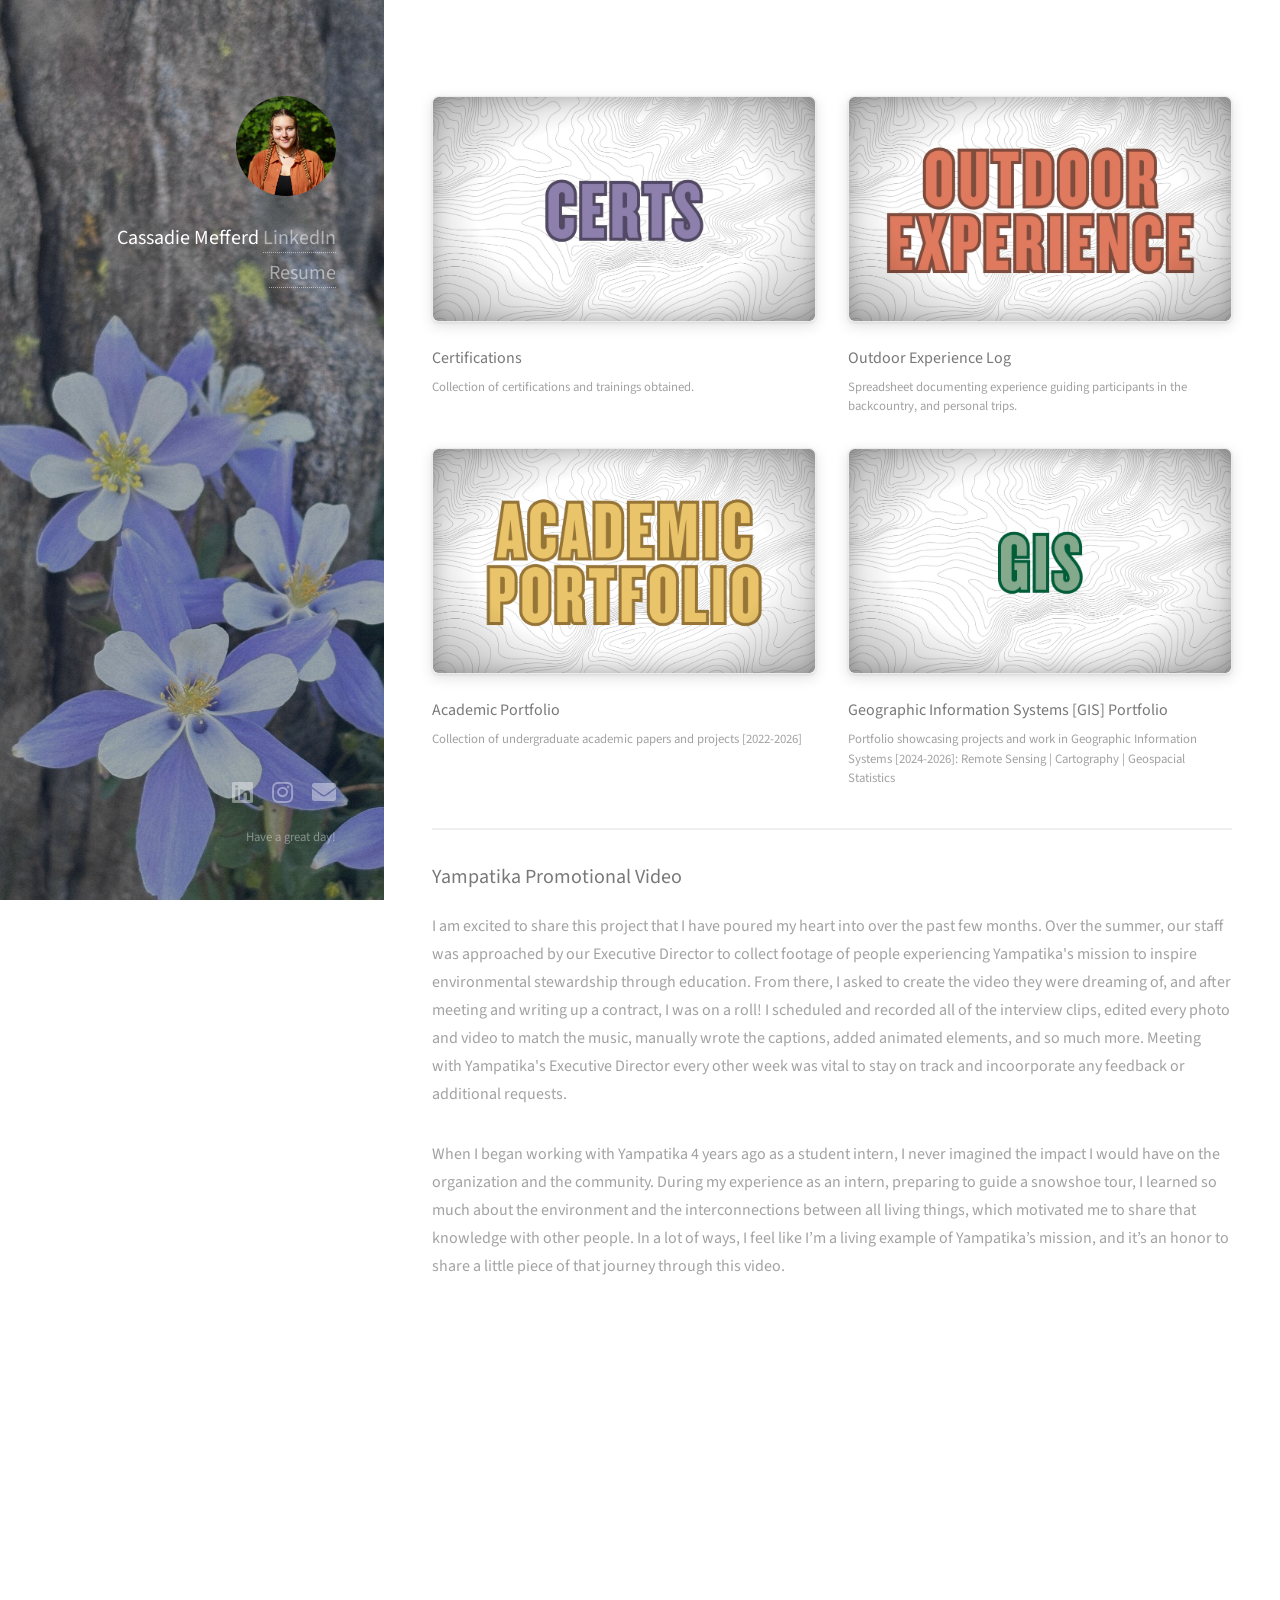
<file: index.html>
<!DOCTYPE HTML>
<!--
	Strata by HTML5 UP
	html5up.net | @ajlkn
	Free for personal and commercial use under the CCA 3.0 license (html5up.net/license)
-->
<html>
	<head>
		<title>Cassadie Mefferd</title>
		<meta charset="utf-8" />
		<meta name="viewport" content="width=device-width, initial-scale=1, user-scalable=no" />
		<link rel="stylesheet" href="assets/css/main.css" />
	</head>
	<body class="is-preload">

		<!-- Header -->
			<header id="header">
				<div class="inner">
					<a href="#" class="image avatar"><img src="images/avatar.jpg" alt="" /></a>
					<h1><strong>Cassadie Mefferd</strong><br />
					<a href="https://www.linkedin.com/in/cassadie-mefferd">LinkedIn</a><br />
					<a href="documents/Resume.pdf">Resume</a>
				</h1>
				</div>
			</header>

		<!-- Main -->
			<div id="main">

				<!-- Two -->
					<section id="two">
						<div class="row">
							<article class="col-6 col-12-xsmall work-item">
								<a href="certs.html" class="image fit thumb"><img src="images/thumbs/certs2.jpg" alt="" /></a>
								<h3>Certifications</h3>
								<p>Collection of certifications and trainings obtained.</p>
							</article>

							<article class="col-6 col-12-xsmall work-item">
								<a href="outdoor.html" class="image fit thumb"><img src="images/thumbs/out_exp.jpg" alt="" /></a>
								<h3>Outdoor Experience Log</h3>
								<p>Spreadsheet documenting experience guiding participants in the backcountry, and personal trips.</p>
							</article>

							<article class="col-6 col-12-xsmall work-item">
								<a href="academic.html" class="image fit thumb"><img src="images/thumbs/ac_port.png" alt="" /></a>
								<h3>Academic Portfolio</h3>
								<p>Collection of undergraduate academic papers and projects [2022-2026]</p>
							</article>

							<article class="col-6 col-12-xsmall work-item">
								<a href="gis.html" class="image fit thumb"><img src="images/thumbs/GIS_thumb.jpg" alt="" /></a>
								<h3>Geographic Information Systems [GIS] Portfolio</h3>
								<p>Portfolio showcasing projects and work in Geographic Information Systems [2024-2026]: Remote Sensing | Cartography | Geospacial Statistics</p>
							</article>
							
						</div>
						<hr class="portfolio-divider" />
						<h3>Yampatika Promotional Video</h3>
								<p>I am excited to share this project that I have poured my heart into over the past few months. Over the summer, our staff was approached by our Executive Director to collect footage of people experiencing Yampatika's mission to inspire environmental stewardship through education. From there, I asked to create the video they were dreaming of, and after meeting and writing up a contract, I was on a roll! I scheduled and recorded all of the interview clips, edited every photo and video to match the music, manually wrote the captions, added animated elements, and so much more. Meeting with Yampatika's Executive Director every other week was vital to stay on track and incoorporate any feedback or additional requests.</p>
															<p>When I began working with Yampatika 4 years ago as a student intern, I never imagined the impact I would have on the organization and the community. During my experience as an intern, preparing to guide a snowshoe tour, I learned so much about the environment and the interconnections between all living things, which motivated me to share that knowledge with other people. In a lot of ways, I feel like I’m a living example of Yampatika’s mission, and it’s an honor to share a little piece of that journey through this video.</p>

							</article>
<div class="responsive-video">
<iframe width="560" height="315" src="https://www.youtube.com/embed/1b9m-C-g9mg?si=MoBL-875jxoFHydP" title="YouTube video player" allow="accelerometer; autoplay; clipboard-write; encrypted-media; gyroscope; picture-in-picture; web-share" allowfullscreen style="border:0;"></iframe></div>
					</section>

				<!-- Four -->
				<!--
					<section id="four">
						<h2>Elements</h2>

						<section>
							<h4>Text</h4>
							<p>This is <b>bold</b> and this is <strong>strong</strong>. This is <i>italic</i> and this is <em>emphasized</em>.
							This is <sup>superscript</sup> text and this is <sub>subscript</sub> text.
							This is <u>underlined</u> and this is code: <code>for (;;) { ... }</code>. Finally, <a href="#">this is a link</a>.</p>
							<hr />
							<header>
								<h4>Heading with a Subtitle</h4>
								<p>Lorem ipsum dolor sit amet nullam id egestas urna aliquam</p>
							</header>
							<p>Nunc lacinia ante nunc ac lobortis. Interdum adipiscing gravida odio porttitor sem non mi integer non faucibus ornare mi ut ante amet placerat aliquet. Volutpat eu sed ante lacinia sapien lorem accumsan varius montes viverra nibh in adipiscing blandit tempus accumsan.</p>
							<header>
								<h5>Heading with a Subtitle</h5>
								<p>Lorem ipsum dolor sit amet nullam id egestas urna aliquam</p>
							</header>
							<p>Nunc lacinia ante nunc ac lobortis. Interdum adipiscing gravida odio porttitor sem non mi integer non faucibus ornare mi ut ante amet placerat aliquet. Volutpat eu sed ante lacinia sapien lorem accumsan varius montes viverra nibh in adipiscing blandit tempus accumsan.</p>
							<hr />
							<h2>Heading Level 2</h2>
							<h3>Heading Level 3</h3>
							<h4>Heading Level 4</h4>
							<h5>Heading Level 5</h5>
							<h6>Heading Level 6</h6>
							<hr />
							<h5>Blockquote</h5>
							<blockquote>Fringilla nisl. Donec accumsan interdum nisi, quis tincidunt felis sagittis eget tempus euismod. Vestibulum ante ipsum primis in faucibus vestibulum. Blandit adipiscing eu felis iaculis volutpat ac adipiscing accumsan faucibus. Vestibulum ante ipsum primis in faucibus lorem ipsum dolor sit amet nullam adipiscing eu felis.</blockquote>
							<h5>Preformatted</h5>
							<pre><code>i = 0;

while (!deck.isInOrder()) {
print 'Iteration ' + i;
deck.shuffle();
i++;
}

print 'It took ' + i + ' iterations to sort the deck.';</code></pre>
						</section>

						<section>
							<h4>Lists</h4>
							<div class="row">
								<div class="col-6 col-12-xsmall">
									<h5>Unordered</h5>
									<ul>
										<li>Dolor pulvinar etiam magna etiam.</li>
										<li>Sagittis adipiscing lorem eleifend.</li>
										<li>Felis enim feugiat dolore viverra.</li>
									</ul>
									<h5>Alternate</h5>
									<ul class="alt">
										<li>Dolor pulvinar etiam magna etiam.</li>
										<li>Sagittis adipiscing lorem eleifend.</li>
										<li>Felis enim feugiat dolore viverra.</li>
									</ul>
								</div>
								<div class="col-6 col-12-xsmall">
									<h5>Ordered</h5>
									<ol>
										<li>Dolor pulvinar etiam magna etiam.</li>
										<li>Etiam vel felis at lorem sed viverra.</li>
										<li>Felis enim feugiat dolore viverra.</li>
										<li>Dolor pulvinar etiam magna etiam.</li>
										<li>Etiam vel felis at lorem sed viverra.</li>
										<li>Felis enim feugiat dolore viverra.</li>
									</ol>
									<h5>Icons</h5>
									<ul class="icons">
										<li><a href="#" class="icon brands fa-twitter"><span class="label">Twitter</span></a></li>
										<li><a href="#" class="icon brands fa-facebook-f"><span class="label">Facebook</span></a></li>
										<li><a href="#" class="icon brands fa-instagram"><span class="label">Instagram</span></a></li>
										<li><a href="#" class="icon brands fa-github"><span class="label">Github</span></a></li>
										<li><a href="#" class="icon brands fa-dribbble"><span class="label">Dribbble</span></a></li>
										<li><a href="#" class="icon brands fa-tumblr"><span class="label">Tumblr</span></a></li>
									</ul>
								</div>
							</div>
							<h5>Actions</h5>
							<ul class="actions">
								<li><a href="#" class="button primary">Default</a></li>
								<li><a href="#" class="button">Default</a></li>
							</ul>
							<ul class="actions small">
								<li><a href="#" class="button primary small">Small</a></li>
								<li><a href="#" class="button small">Small</a></li>
							</ul>
							<div class="row">
								<div class="col-6 col-12-small">
									<ul class="actions stacked">
										<li><a href="#" class="button primary">Default</a></li>
										<li><a href="#" class="button">Default</a></li>
									</ul>
								</div>
								<div class="col-6 col-12-small">
									<ul class="actions stacked">
										<li><a href="#" class="button primary small">Small</a></li>
										<li><a href="#" class="button small">Small</a></li>
									</ul>
								</div>
								<div class="col-6 col-12-small">
									<ul class="actions stacked">
										<li><a href="#" class="button primary fit">Default</a></li>
										<li><a href="#" class="button fit">Default</a></li>
									</ul>
								</div>
								<div class="col-6 col-12-small">
									<ul class="actions stacked">
										<li><a href="#" class="button primary small fit">Small</a></li>
										<li><a href="#" class="button small fit">Small</a></li>
									</ul>
								</div>
							</div>
						</section>

						<section>
							<h4>Table</h4>
							<h5>Default</h5>
							<div class="table-wrapper">
								<table>
									<thead>
										<tr>
											<th>Name</th>
											<th>Description</th>
											<th>Price</th>
										</tr>
									</thead>
									<tbody>
										<tr>
											<td>Item One</td>
											<td>Ante turpis integer aliquet porttitor.</td>
											<td>29.99</td>
										</tr>
										<tr>
											<td>Item Two</td>
											<td>Vis ac commodo adipiscing arcu aliquet.</td>
											<td>19.99</td>
										</tr>
										<tr>
											<td>Item Three</td>
											<td> Morbi faucibus arcu accumsan lorem.</td>
											<td>29.99</td>
										</tr>
										<tr>
											<td>Item Four</td>
											<td>Vitae integer tempus condimentum.</td>
											<td>19.99</td>
										</tr>
										<tr>
											<td>Item Five</td>
											<td>Ante turpis integer aliquet porttitor.</td>
											<td>29.99</td>
										</tr>
									</tbody>
									<tfoot>
										<tr>
											<td colspan="2"></td>
											<td>100.00</td>
										</tr>
									</tfoot>
								</table>
							</div>

							<h5>Alternate</h5>
							<div class="table-wrapper">
								<table class="alt">
									<thead>
										<tr>
											<th>Name</th>
											<th>Description</th>
											<th>Price</th>
										</tr>
									</thead>
									<tbody>
										<tr>
											<td>Item One</td>
											<td>Ante turpis integer aliquet porttitor.</td>
											<td>29.99</td>
										</tr>
										<tr>
											<td>Item Two</td>
											<td>Vis ac commodo adipiscing arcu aliquet.</td>
											<td>19.99</td>
										</tr>
										<tr>
											<td>Item Three</td>
											<td> Morbi faucibus arcu accumsan lorem.</td>
											<td>29.99</td>
										</tr>
										<tr>
											<td>Item Four</td>
											<td>Vitae integer tempus condimentum.</td>
											<td>19.99</td>
										</tr>
										<tr>
											<td>Item Five</td>
											<td>Ante turpis integer aliquet porttitor.</td>
											<td>29.99</td>
										</tr>
									</tbody>
									<tfoot>
										<tr>
											<td colspan="2"></td>
											<td>100.00</td>
										</tr>
									</tfoot>
								</table>
							</div>
						</section>

						<section>
							<h4>Buttons</h4>
							<ul class="actions">
								<li><a href="#" class="button primary">Primary</a></li>
								<li><a href="#" class="button">Default</a></li>
							</ul>
							<ul class="actions">
								<li><a href="#" class="button large">Large</a></li>
								<li><a href="#" class="button">Default</a></li>
								<li><a href="#" class="button small">Small</a></li>
							</ul>
							<ul class="actions fit">
								<li><a href="#" class="button primary fit">Fit</a></li>
								<li><a href="#" class="button fit">Fit</a></li>
							</ul>
							<ul class="actions fit small">
								<li><a href="#" class="button primary fit small">Fit + Small</a></li>
								<li><a href="#" class="button fit small">Fit + Small</a></li>
							</ul>
							<ul class="actions">
								<li><a href="#" class="button primary icon solid fa-download">Icon</a></li>
								<li><a href="#" class="button icon solid fa-download">Icon</a></li>
							</ul>
							<ul class="actions">
								<li><span class="button primary disabled">Primary</span></li>
								<li><span class="button disabled">Default</span></li>
							</ul>
						</section>

						<section>
							<h4>Form</h4>
							<form method="post" action="#">
								<div class="row gtr-uniform gtr-50">
									<div class="col-6 col-12-xsmall">
										<input type="text" name="demo-name" id="demo-name" value="" placeholder="Name" />
									</div>
									<div class="col-6 col-12-xsmall">
										<input type="email" name="demo-email" id="demo-email" value="" placeholder="Email" />
									</div>
									<div class="col-12">
										<select name="demo-category" id="demo-category">
											<option value="">- Category -</option>
											<option value="1">Manufacturing</option>
											<option value="1">Shipping</option>
											<option value="1">Administration</option>
											<option value="1">Human Resources</option>
										</select>
									</div>
									<div class="col-4 col-12-small">
										<input type="radio" id="demo-priority-low" name="demo-priority" checked>
										<label for="demo-priority-low">Low Priority</label>
									</div>
									<div class="col-4 col-12-small">
										<input type="radio" id="demo-priority-normal" name="demo-priority">
										<label for="demo-priority-normal">Normal Priority</label>
									</div>
									<div class="col-4 col-12-small">
										<input type="radio" id="demo-priority-high" name="demo-priority">
										<label for="demo-priority-high">High Priority</label>
									</div>
									<div class="col-6 col-12-small">
										<input type="checkbox" id="demo-copy" name="demo-copy">
										<label for="demo-copy">Email me a copy of this message</label>
									</div>
									<div class="col-6 col-12-small">
										<input type="checkbox" id="demo-human" name="demo-human" checked>
										<label for="demo-human">I am a human and not a robot</label>
									</div>
									<div class="col-12">
										<textarea name="demo-message" id="demo-message" placeholder="Enter your message" rows="6"></textarea>
									</div>
									<div class="col-12">
										<ul class="actions">
											<li><input type="submit" value="Send Message" class="primary" /></li>
											<li><input type="reset" value="Reset" /></li>
										</ul>
									</div>
								</div>
							</form>
						</section>

						<section>
							<h4>Image</h4>
							<h5>Fit</h5>
							<div class="box alt">
								<div class="row gtr-50 gtr-uniform">
									<div class="col-12"><span class="image fit"><img src="images/fulls/05.jpg" alt="" /></span></div>
									<div class="col-4"><span class="image fit"><img src="images/thumbs/01.jpg" alt="" /></span></div>
									<div class="col-4"><span class="image fit"><img src="images/thumbs/02.jpg" alt="" /></span></div>
									<div class="col-4"><span class="image fit"><img src="images/thumbs/03.jpg" alt="" /></span></div>
									<div class="col-4"><span class="image fit"><img src="images/thumbs/04.jpg" alt="" /></span></div>
									<div class="col-4"><span class="image fit"><img src="images/thumbs/05.jpg" alt="" /></span></div>
									<div class="col-4"><span class="image fit"><img src="images/thumbs/06.jpg" alt="" /></span></div>
									<div class="col-4"><span class="image fit"><img src="images/thumbs/03.jpg" alt="" /></span></div>
									<div class="col-4"><span class="image fit"><img src="images/thumbs/02.jpg" alt="" /></span></div>
									<div class="col-4"><span class="image fit"><img src="images/thumbs/01.jpg" alt="" /></span></div>
								</div>
							</div>
							<h5>Left &amp; Right</h5>
							<p><span class="image left"><img src="images/avatar.jpg" alt="" /></span>Fringilla nisl. Donec accumsan interdum nisi, quis tincidunt felis sagittis eget. tempus euismod. Vestibulum ante ipsum primis in faucibus vestibulum. Blandit adipiscing eu felis iaculis volutpat ac adipiscing accumsan eu faucibus. Integer ac pellentesque praesent tincidunt felis sagittis eget. tempus euismod. Vestibulum ante ipsum primis in faucibus vestibulum. Blandit adipiscing eu felis iaculis volutpat ac adipiscing accumsan eu faucibus. Integer ac pellentesque praesent. Donec accumsan interdum nisi, quis tincidunt felis sagittis eget. tempus euismod. Vestibulum ante ipsum primis in faucibus vestibulum. Blandit adipiscing eu felis iaculis volutpat ac adipiscing accumsan eu faucibus. Integer ac pellentesque praesent tincidunt felis sagittis eget. tempus euismod. Vestibulum ante ipsum primis in faucibus vestibulum. Blandit adipiscing eu felis iaculis volutpat ac adipiscing accumsan eu faucibus. Integer ac pellentesque praesent.</p>
							<p><span class="image right"><img src="images/avatar.jpg" alt="" /></span>Fringilla nisl. Donec accumsan interdum nisi, quis tincidunt felis sagittis eget. tempus euismod. Vestibulum ante ipsum primis in faucibus vestibulum. Blandit adipiscing eu felis iaculis volutpat ac adipiscing accumsan eu faucibus. Integer ac pellentesque praesent tincidunt felis sagittis eget. tempus euismod. Vestibulum ante ipsum primis in faucibus vestibulum. Blandit adipiscing eu felis iaculis volutpat ac adipiscing accumsan eu faucibus. Integer ac pellentesque praesent. Donec accumsan interdum nisi, quis tincidunt felis sagittis eget. tempus euismod. Vestibulum ante ipsum primis in faucibus vestibulum. Blandit adipiscing eu felis iaculis volutpat ac adipiscing accumsan eu faucibus. Integer ac pellentesque praesent tincidunt felis sagittis eget. tempus euismod. Vestibulum ante ipsum primis in faucibus vestibulum. Blandit adipiscing eu felis iaculis volutpat ac adipiscing accumsan eu faucibus. Integer ac pellentesque praesent.</p>
						</section>

					</section>
				-->

			</div>

		<!-- Footer -->
			<footer id="footer">
				<div class="inner">
					<ul class="icons">
						<li><a href="https://www.linkedin.com/in/cassadie-mefferd" class="icon brands fa-linkedin"><span class="label">LinkedIn</span></a></li>
						<li><a href="https://www.instagram.com/cassadieskye" class="icon brands fa-instagram"><span class="label">Instagram</span></a></li>
						<li><a href="mailto:cassadieskye@gmail.com" class="icon solid fa-envelope"><span class="label">Email</span></a></li>
					</ul>
					<ul class="copyright">
						<li> Have a great day!</li>
					</ul>
				</div>
			</footer>

		<!-- Scripts -->
			<script src="assets/js/jquery.min.js"></script>
			<script src="assets/js/browser.min.js"></script>
			<script src="assets/js/breakpoints.min.js"></script>
			<script src="assets/js/util.js"></script>
			<script src="assets/js/main.js"></script>

	</body>
</html>
</file>
<file: assets/css/main.css>
@import url("fontawesome-all.min.css");
@import url("https://fonts.googleapis.com/css?family=Source+Sans+Pro:400,400italic");

/*
	Strata by HTML5 UP
	html5up.net | @ajlkn
	Free for personal and commercial use under the CCA 3.0 license (html5up.net/license)
*/

html, body, div, span, applet, object,
iframe, h1, h2, h3, h4, h5, h6, p, blockquote,
pre, a, abbr, acronym, address, big, cite,
code, del, dfn, em, img, ins, kbd, q, s, samp,
small, strike, strong, sub, sup, tt, var, b,
u, i, center, dl, dt, dd, ol, ul, li, fieldset,
form, label, legend, table, caption, tbody,
tfoot, thead, tr, th, td, article, aside,
canvas, details, embed, figure, figcaption,
footer, header, hgroup, menu, nav, output, ruby,
section, summary, time, mark, audio, video {
	margin: 0;
	padding: 0;
	border: 0;
	font-size: 100%;
	font: inherit;
	vertical-align: baseline;}

article, aside, details, figcaption, figure,
footer, header, hgroup, menu, nav, section {
	display: block;}

body {
	line-height: 1;
}

ol, ul {
	list-style: none;
}

blockquote, q {
	quotes: none;
}

	blockquote:before, blockquote:after, q:before, q:after {
		content: '';
		content: none;
	}

table {
	border-collapse: collapse;
	border-spacing: 0;
}

body {
	-webkit-text-size-adjust: none;
}

mark {
	background-color: transparent;
	color: inherit;
}

input::-moz-focus-inner {
	border: 0;
	padding: 0;
}

input, select, textarea {
	-moz-appearance: none;
	-webkit-appearance: none;
	-ms-appearance: none;
	appearance: none;
}

/* Basic */

	html {
		box-sizing: border-box;
	}

	*, *:before, *:after {
		box-sizing: inherit;
	}

	body {
		background: #fff;
	}

		body.is-preload *, body.is-preload *:before, body.is-preload *:after {
			-moz-animation: none !important;
			-webkit-animation: none !important;
			-ms-animation: none !important;
			animation: none !important;
			-moz-transition: none !important;
			-webkit-transition: none !important;
			-ms-transition: none !important;
			transition: none !important;
		}

	body, input, select, textarea {
		color: #a2a2a2;
		font-family: "Source Sans Pro", Helvetica, sans-serif;
		font-size: 16pt;
		font-weight: 400;
		line-height: 1.75em;
	}

	a {
		-moz-transition: color 0.2s ease-in-out, border-color 0.2s ease-in-out;
		-webkit-transition: color 0.2s ease-in-out, border-color 0.2s ease-in-out;
		-ms-transition: color 0.2s ease-in-out, border-color 0.2s ease-in-out;
		transition: color 0.2s ease-in-out, border-color 0.2s ease-in-out;
		border-bottom: dotted 1px;
		color: #49bf9d;
		text-decoration: none;
	}

		a:hover {
			border-bottom-color: transparent;
			color: #49bf9d !important;
			text-decoration: none;
		}

	strong, b {
		color: #787878;
		font-weight: 400;
	}

	em, i {
		font-style: italic;
	}

	p {
		margin: 0 0 2em 0;
	}

	h1, h2, h3, h4, h5, h6 {
		color: #787878;
		font-weight: 400;
		line-height: 1em;
		margin: 0 0 1em 0;
	}

		h1 a, h2 a, h3 a, h4 a, h5 a, h6 a {
			color: inherit;
			text-decoration: none;
		}

	h1 {
		font-size: 2em;
		line-height: 1.5em;
	}

	h2 {
		font-size: 1.5em;
		line-height: 1.5em;
	}

	h3 {
		font-size: 1.25em;
		line-height: 1.5em;
	}

	h4 {
		font-size: 1.1em;
		line-height: 1.5em;
	}

	h5 {
		font-size: 0.9em;
		line-height: 1.5em;
	}

	h6 {
		font-size: 0.7em;
		line-height: 1.5em;
	}

	sub {
		font-size: 0.8em;
		position: relative;
		top: 0.5em;
	}

	sup {
		font-size: 0.8em;
		position: relative;
		top: -0.5em;
	}

	hr {
		border: 0;
		border-bottom: solid 2px #efefef;
		margin: 2em 0;
	}

		hr.major {
			margin: 3em 0;
		}

	blockquote {
		border-left: solid 6px #efefef;
		font-style: italic;
		margin: 0 0 2em 0;
		padding: 0.5em 0 0.5em 1.5em;
	}

	code {
		background: #f7f7f7;
		border-radius: 0.35em;
		border: solid 2px #efefef;
		font-family: "Courier New", monospace;
		font-size: 0.9em;
		margin: 0 0.25em;
		padding: 0.25em 0.65em;
	}

	pre {
		-webkit-overflow-scrolling: touch;
		font-family: "Courier New", monospace;
		font-size: 0.9em;
		margin: 0 0 2em 0;
	}

		pre code {
			display: block;
			line-height: 1.75em;
			padding: 1em 1.5em;
			overflow-x: auto;
		}

	.align-left {
		text-align: left;
	}

	.align-center {
		text-align: center;
	}

	.align-right {
		text-align: right;
	}

/* Container */

	.container {
		margin: 0 auto;
		max-width: calc(100% - 4em);
		width: 100%;
	}

		.container.xsmall {
			width: 25%;
		}

		.container.small {
			width: 50%;
		}

		.container.medium {
			width: 75%;
		}

		.container.large {
			width: 125%;
		}

		.container.xlarge {
			width: 150%;
		}

		.container.max {
			width: 100%;
		}

		@media screen and (max-width: 980px) {

			.container {
				width: 100% !important;
				max-width: 100% !important;
			}

		}

		@media screen and (max-width: 480px) {

			.container {
				max-width: calc(100% - 3em);
			}

		}

/* Row */

	.row {
		display: flex;
		flex-wrap: wrap;
		box-sizing: border-box;
		align-items: stretch;
	}

		.row > * {
			box-sizing: border-box;
		}

		.row.gtr-uniform > * > :last-child {
			margin-bottom: 0;
		}

		.row.aln-left {
			justify-content: flex-start;
		}

		.row.aln-center {
			justify-content: center;
		}

		.row.aln-right {
			justify-content: flex-end;
		}

		.row.aln-top {
			align-items: flex-start;
		}

		.row.aln-middle {
			align-items: center;
		}

		.row.aln-bottom {
			align-items: flex-end;
		}

		.row > .imp {
			order: -1;
		}

		.row > .col-1 {
			width: 8.33333%;
		}

		.row > .off-1 {
			margin-left: 8.33333%;
		}

		.row > .col-2 {
			width: 16.66667%;
		}

		.row > .off-2 {
			margin-left: 16.66667%;
		}

		.row > .col-3 {
			width: 25%;
		}

		.row > .off-3 {
			margin-left: 25%;
		}

		.row > .col-4 {
			width: 33.33333%;
		}

		.row > .off-4 {
			margin-left: 33.33333%;
		}

		.row > .col-5 {
			width: 41.66667%;
		}

		.row > .off-5 {
			margin-left: 41.66667%;
		}

		.row > .col-6 {
			width: 50%;
		}

		.row > .off-6 {
			margin-left: 50%;
		}

		.row > .col-7 {
			width: 58.33333%;
		}

		.row > .off-7 {
			margin-left: 58.33333%;
		}

		.row > .col-8 {
			width: 66.66667%;
		}

		.row > .off-8 {
			margin-left: 66.66667%;
		}

		.row > .col-9 {
			width: 75%;
		}

		.row > .off-9 {
			margin-left: 75%;
		}

		.row > .col-10 {
			width: 83.33333%;
		}

		.row > .off-10 {
			margin-left: 83.33333%;
		}

		.row > .col-11 {
			width: 91.66667%;
		}

		.row > .off-11 {
			margin-left: 91.66667%;
		}

		.row > .col-12 {
			width: 100%;
		}

		.row > .off-12 {
			margin-left: 100%;
		}

		.row.gtr-0 {
			margin-top: 0;
			margin-left: 0em;
		}

			.row.gtr-0 > * {
				padding: 0 0 0 0em;
			}

			.row.gtr-0.gtr-uniform {
				margin-top: 0em;
			}

				.row.gtr-0.gtr-uniform > * {
					padding-top: 0em;
				}

		.row.gtr-25 {
			margin-top: 0;
			margin-left: -0.625em;
		}

			.row.gtr-25 > * {
				padding: 0 0 0 0.625em;
			}

			.row.gtr-25.gtr-uniform {
				margin-top: -0.625em;
			}

				.row.gtr-25.gtr-uniform > * {
					padding-top: 0.625em;
				}

		.row.gtr-50 {
			margin-top: 0;
			margin-left: -1.25em;
		}

			.row.gtr-50 > * {
				padding: 0 0 0 1.25em;
			}

			.row.gtr-50.gtr-uniform {
				margin-top: -1.25em;
			}

				.row.gtr-50.gtr-uniform > * {
					padding-top: 1.25em;
				}

		.row {
			margin-top: 0;
			margin-left: -2.5em;
		}

			.row > * {
				padding: 0 0 0 2.5em;
			}

			.row.gtr-uniform {
				margin-top: -2.5em;
			}

				.row.gtr-uniform > * {
					padding-top: 2.5em;
				}

		.row.gtr-150 {
			margin-top: 0;
			margin-left: -3.75em;
		}

			.row.gtr-150 > * {
				padding: 0 0 0 3.75em;
			}

			.row.gtr-150.gtr-uniform {
				margin-top: -3.75em;
			}

				.row.gtr-150.gtr-uniform > * {
					padding-top: 3.75em;
				}

		.row.gtr-200 {
			margin-top: 0;
			margin-left: -5em;
		}

			.row.gtr-200 > * {
				padding: 0 0 0 5em;
			}

			.row.gtr-200.gtr-uniform {
				margin-top: -5em;
			}

				.row.gtr-200.gtr-uniform > * {
					padding-top: 5em;
				}

		@media screen and (max-width: 1800px) {

			.row {
				display: flex;
				flex-wrap: wrap;
				box-sizing: border-box;
				align-items: stretch;
			}

				.row > * {
					box-sizing: border-box;
				}

				.row.gtr-uniform > * > :last-child {
					margin-bottom: 0;
				}

				.row.aln-left {
					justify-content: flex-start;
				}

				.row.aln-center {
					justify-content: center;
				}

				.row.aln-right {
					justify-content: flex-end;
				}

				.row.aln-top {
					align-items: flex-start;
				}

				.row.aln-middle {
					align-items: center;
				}

				.row.aln-bottom {
					align-items: flex-end;
				}

				.row > .imp-xlarge {
					order: -1;
				}

				.row > .col-1-xlarge {
					width: 8.33333%;
				}

				.row > .off-1-xlarge {
					margin-left: 8.33333%;
				}

				.row > .col-2-xlarge {
					width: 16.66667%;
				}

				.row > .off-2-xlarge {
					margin-left: 16.66667%;
				}

				.row > .col-3-xlarge {
					width: 25%;
				}

				.row > .off-3-xlarge {
					margin-left: 25%;
				}

				.row > .col-4-xlarge {
					width: 33.33333%;
				}

				.row > .off-4-xlarge {
					margin-left: 33.33333%;
				}

				.row > .col-5-xlarge {
					width: 41.66667%;
				}

				.row > .off-5-xlarge {
					margin-left: 41.66667%;
				}

				.row > .col-6-xlarge {
					width: 50%;
				}

				.row > .off-6-xlarge {
					margin-left: 50%;
				}

				.row > .col-7-xlarge {
					width: 58.33333%;
				}

				.row > .off-7-xlarge {
					margin-left: 58.33333%;
				}

				.row > .col-8-xlarge {
					width: 66.66667%;
				}

				.row > .off-8-xlarge {
					margin-left: 66.66667%;
				}

				.row > .col-9-xlarge {
					width: 75%;
				}

				.row > .off-9-xlarge {
					margin-left: 75%;
				}

				.row > .col-10-xlarge {
					width: 83.33333%;
				}

				.row > .off-10-xlarge {
					margin-left: 83.33333%;
				}

				.row > .col-11-xlarge {
					width: 91.66667%;
				}

				.row > .off-11-xlarge {
					margin-left: 91.66667%;
				}

				.row > .col-12-xlarge {
					width: 100%;
				}

				.row > .off-12-xlarge {
					margin-left: 100%;
				}

				.row.gtr-0 {
					margin-top: 0;
					margin-left: 0em;
				}

					.row.gtr-0 > * {
						padding: 0 0 0 0em;
					}

					.row.gtr-0.gtr-uniform {
						margin-top: 0em;
					}

						.row.gtr-0.gtr-uniform > * {
							padding-top: 0em;
						}

				.row.gtr-25 {
					margin-top: 0;
					margin-left: -0.625em;
				}

					.row.gtr-25 > * {
						padding: 0 0 0 0.625em;
					}

					.row.gtr-25.gtr-uniform {
						margin-top: -0.625em;
					}

						.row.gtr-25.gtr-uniform > * {
							padding-top: 0.625em;
						}

				.row.gtr-50 {
					margin-top: 0;
					margin-left: -1.25em;
				}

					.row.gtr-50 > * {
						padding: 0 0 0 1.25em;
					}

					.row.gtr-50.gtr-uniform {
						margin-top: -1.25em;
					}

						.row.gtr-50.gtr-uniform > * {
							padding-top: 1.25em;
						}

				.row {
					margin-top: 0;
					margin-left: -2.5em;
				}

					.row > * {
						padding: 0 0 0 2.5em;
					}

					.row.gtr-uniform {
						margin-top: -2.5em;
					}

						.row.gtr-uniform > * {
							padding-top: 2.5em;
						}

				.row.gtr-150 {
					margin-top: 0;
					margin-left: -3.75em;
				}

					.row.gtr-150 > * {
						padding: 0 0 0 3.75em;
					}

					.row.gtr-150.gtr-uniform {
						margin-top: -3.75em;
					}

						.row.gtr-150.gtr-uniform > * {
							padding-top: 3.75em;
						}

				.row.gtr-200 {
					margin-top: 0;
					margin-left: -5em;
				}

					.row.gtr-200 > * {
						padding: 0 0 0 5em;
					}

					.row.gtr-200.gtr-uniform {
						margin-top: -5em;
					}

						.row.gtr-200.gtr-uniform > * {
							padding-top: 5em;
						}

		}

		@media screen and (max-width: 1280px) {

			.row {
				display: flex;
				flex-wrap: wrap;
				box-sizing: border-box;
				align-items: stretch;
			}

				.row > * {
					box-sizing: border-box;
				}

				.row.gtr-uniform > * > :last-child {
					margin-bottom: 0;
				}

				.row.aln-left {
					justify-content: flex-start;
				}

				.row.aln-center {
					justify-content: center;
				}

				.row.aln-right {
					justify-content: flex-end;
				}

				.row.aln-top {
					align-items: flex-start;
				}

				.row.aln-middle {
					align-items: center;
				}

				.row.aln-bottom {
					align-items: flex-end;
				}

				.row > .imp-large {
					order: -1;
				}

				.row > .col-1-large {
					width: 8.33333%;
				}

				.row > .off-1-large {
					margin-left: 8.33333%;
				}

				.row > .col-2-large {
					width: 16.66667%;
				}

				.row > .off-2-large {
					margin-left: 16.66667%;
				}

				.row > .col-3-large {
					width: 25%;
				}

				.row > .off-3-large {
					margin-left: 25%;
				}

				.row > .col-4-large {
					width: 33.33333%;
				}

				.row > .off-4-large {
					margin-left: 33.33333%;
				}

				.row > .col-5-large {
					width: 41.66667%;
				}

				.row > .off-5-large {
					margin-left: 41.66667%;
				}

				.row > .col-6-large {
					width: 50%;
				}

				.row > .off-6-large {
					margin-left: 50%;
				}

				.row > .col-7-large {
					width: 58.33333%;
				}

				.row > .off-7-large {
					margin-left: 58.33333%;
				}

				.row > .col-8-large {
					width: 66.66667%;
				}

				.row > .off-8-large {
					margin-left: 66.66667%;
				}

				.row > .col-9-large {
					width: 75%;
				}

				.row > .off-9-large {
					margin-left: 75%;
				}

				.row > .col-10-large {
					width: 83.33333%;
				}

				.row > .off-10-large {
					margin-left: 83.33333%;
				}

				.row > .col-11-large {
					width: 91.66667%;
				}

				.row > .off-11-large {
					margin-left: 91.66667%;
				}

				.row > .col-12-large {
					width: 100%;
				}

				.row > .off-12-large {
					margin-left: 100%;
				}

				.row.gtr-0 {
					margin-top: 0;
					margin-left: 0em;
				}

					.row.gtr-0 > * {
						padding: 0 0 0 0em;
					}

					.row.gtr-0.gtr-uniform {
						margin-top: 0em;
					}

						.row.gtr-0.gtr-uniform > * {
							padding-top: 0em;
						}

				.row.gtr-25 {
					margin-top: 0;
					margin-left: -0.5em;
				}

					.row.gtr-25 > * {
						padding: 0 0 0 0.5em;
					}

					.row.gtr-25.gtr-uniform {
						margin-top: -0.5em;
					}

						.row.gtr-25.gtr-uniform > * {
							padding-top: 0.5em;
						}

				.row.gtr-50 {
					margin-top: 0;
					margin-left: -1em;
				}

					.row.gtr-50 > * {
						padding: 0 0 0 1em;
					}

					.row.gtr-50.gtr-uniform {
						margin-top: -1em;
					}

						.row.gtr-50.gtr-uniform > * {
							padding-top: 1em;
						}

				.row {
					margin-top: 0;
					margin-left: -2em;
				}

					.row > * {
						padding: 0 0 0 2em;
					}

					.row.gtr-uniform {
						margin-top: -2em;
					}

						.row.gtr-uniform > * {
							padding-top: 2em;
						}

				.row.gtr-150 {
					margin-top: 0;
					margin-left: -3em;
				}

					.row.gtr-150 > * {
						padding: 0 0 0 3em;
					}

					.row.gtr-150.gtr-uniform {
						margin-top: -3em;
					}

						.row.gtr-150.gtr-uniform > * {
							padding-top: 3em;
						}

				.row.gtr-200 {
					margin-top: 0;
					margin-left: -4em;
				}

					.row.gtr-200 > * {
						padding: 0 0 0 4em;
					}

					.row.gtr-200.gtr-uniform {
						margin-top: -4em;
					}

						.row.gtr-200.gtr-uniform > * {
							padding-top: 4em;
						}

		}

		@media screen and (max-width: 980px) {

			.row {
				display: flex;
				flex-wrap: wrap;
				box-sizing: border-box;
				align-items: stretch;
			}

				.row > * {
					box-sizing: border-box;
				}

				.row.gtr-uniform > * > :last-child {
					margin-bottom: 0;
				}

				.row.aln-left {
					justify-content: flex-start;
				}

				.row.aln-center {
					justify-content: center;
				}

				.row.aln-right {
					justify-content: flex-end;
				}

				.row.aln-top {
					align-items: flex-start;
				}

				.row.aln-middle {
					align-items: center;
				}

				.row.aln-bottom {
					align-items: flex-end;
				}

				.row > .imp-medium {
					order: -1;
				}

				.row > .col-1-medium {
					width: 8.33333%;
				}

				.row > .off-1-medium {
					margin-left: 8.33333%;
				}

				.row > .col-2-medium {
					width: 16.66667%;
				}

				.row > .off-2-medium {
					margin-left: 16.66667%;
				}

				.row > .col-3-medium {
					width: 25%;
				}

				.row > .off-3-medium {
					margin-left: 25%;
				}

				.row > .col-4-medium {
					width: 33.33333%;
				}

				.row > .off-4-medium {
					margin-left: 33.33333%;
				}

				.row > .col-5-medium {
					width: 41.66667%;
				}

				.row > .off-5-medium {
					margin-left: 41.66667%;
				}

				.row > .col-6-medium {
					width: 50%;
				}

				.row > .off-6-medium {
					margin-left: 50%;
				}

				.row > .col-7-medium {
					width: 58.33333%;
				}

				.row > .off-7-medium {
					margin-left: 58.33333%;
				}

				.row > .col-8-medium {
					width: 66.66667%;
				}

				.row > .off-8-medium {
					margin-left: 66.66667%;
				}

				.row > .col-9-medium {
					width: 75%;
				}

				.row > .off-9-medium {
					margin-left: 75%;
				}

				.row > .col-10-medium {
					width: 83.33333%;
				}

				.row > .off-10-medium {
					margin-left: 83.33333%;
				}

				.row > .col-11-medium {
					width: 91.66667%;
				}

				.row > .off-11-medium {
					margin-left: 91.66667%;
				}

				.row > .col-12-medium {
					width: 100%;
				}

				.row > .off-12-medium {
					margin-left: 100%;
				}

				.row.gtr-0 {
					margin-top: 0;
					margin-left: 0em;
				}

					.row.gtr-0 > * {
						padding: 0 0 0 0em;
					}

					.row.gtr-0.gtr-uniform {
						margin-top: 0em;
					}

						.row.gtr-0.gtr-uniform > * {
							padding-top: 0em;
						}

				.row.gtr-25 {
					margin-top: 0;
					margin-left: -0.5em;
				}

					.row.gtr-25 > * {
						padding: 0 0 0 0.5em;
					}

					.row.gtr-25.gtr-uniform {
						margin-top: -0.5em;
					}

						.row.gtr-25.gtr-uniform > * {
							padding-top: 0.5em;
						}

				.row.gtr-50 {
					margin-top: 0;
					margin-left: -1em;
				}

					.row.gtr-50 > * {
						padding: 0 0 0 1em;
					}

					.row.gtr-50.gtr-uniform {
						margin-top: -1em;
					}

						.row.gtr-50.gtr-uniform > * {
							padding-top: 1em;
						}

				.row {
					margin-top: 0;
					margin-left: -2em;
				}

					.row > * {
						padding: 0 0 0 2em;
					}

					.row.gtr-uniform {
						margin-top: -2em;
					}

						.row.gtr-uniform > * {
							padding-top: 2em;
						}

				.row.gtr-150 {
					margin-top: 0;
					margin-left: -3em;
				}

					.row.gtr-150 > * {
						padding: 0 0 0 3em;
					}

					.row.gtr-150.gtr-uniform {
						margin-top: -3em;
					}

						.row.gtr-150.gtr-uniform > * {
							padding-top: 3em;
						}

				.row.gtr-200 {
					margin-top: 0;
					margin-left: -4em;
				}

					.row.gtr-200 > * {
						padding: 0 0 0 4em;
					}

					.row.gtr-200.gtr-uniform {
						margin-top: -4em;
					}

						.row.gtr-200.gtr-uniform > * {
							padding-top: 4em;
						}

		}

		@media screen and (max-width: 736px) {

			.row {
				display: flex;
				flex-wrap: wrap;
				box-sizing: border-box;
				align-items: stretch;
			}

				.row > * {
					box-sizing: border-box;
				}

				.row.gtr-uniform > * > :last-child {
					margin-bottom: 0;
				}

				.row.aln-left {
					justify-content: flex-start;
				}

				.row.aln-center {
					justify-content: center;
				}

				.row.aln-right {
					justify-content: flex-end;
				}

				.row.aln-top {
					align-items: flex-start;
				}

				.row.aln-middle {
					align-items: center;
				}

				.row.aln-bottom {
					align-items: flex-end;
				}

				.row > .imp-small {
					order: -1;
				}

				.row > .col-1-small {
					width: 8.33333%;
				}

				.row > .off-1-small {
					margin-left: 8.33333%;
				}

				.row > .col-2-small {
					width: 16.66667%;
				}

				.row > .off-2-small {
					margin-left: 16.66667%;
				}

				.row > .col-3-small {
					width: 25%;
				}

				.row > .off-3-small {
					margin-left: 25%;
				}

				.row > .col-4-small {
					width: 33.33333%;
				}

				.row > .off-4-small {
					margin-left: 33.33333%;
				}

				.row > .col-5-small {
					width: 41.66667%;
				}

				.row > .off-5-small {
					margin-left: 41.66667%;
				}

				.row > .col-6-small {
					width: 50%;
				}

				.row > .off-6-small {
					margin-left: 50%;
				}

				.row > .col-7-small {
					width: 58.33333%;
				}

				.row > .off-7-small {
					margin-left: 58.33333%;
				}

				.row > .col-8-small {
					width: 66.66667%;
				}

				.row > .off-8-small {
					margin-left: 66.66667%;
				}

				.row > .col-9-small {
					width: 75%;
				}

				.row > .off-9-small {
					margin-left: 75%;
				}

				.row > .col-10-small {
					width: 83.33333%;
				}

				.row > .off-10-small {
					margin-left: 83.33333%;
				}

				.row > .col-11-small {
					width: 91.66667%;
				}

				.row > .off-11-small {
					margin-left: 91.66667%;
				}

				.row > .col-12-small {
					width: 100%;
				}

				.row > .off-12-small {
					margin-left: 100%;
				}

				.row.gtr-0 {
					margin-top: 0;
					margin-left: 0em;
				}

					.row.gtr-0 > * {
						padding: 0 0 0 0em;
					}

					.row.gtr-0.gtr-uniform {
						margin-top: 0em;
					}

						.row.gtr-0.gtr-uniform > * {
							padding-top: 0em;
						}

				.row.gtr-25 {
					margin-top: 0;
					margin-left: -0.375em;
				}

					.row.gtr-25 > * {
						padding: 0 0 0 0.375em;
					}

					.row.gtr-25.gtr-uniform {
						margin-top: -0.375em;
					}

						.row.gtr-25.gtr-uniform > * {
							padding-top: 0.375em;
						}

				.row.gtr-50 {
					margin-top: 0;
					margin-left: -0.75em;
				}

					.row.gtr-50 > * {
						padding: 0 0 0 0.75em;
					}

					.row.gtr-50.gtr-uniform {
						margin-top: -0.75em;
					}

						.row.gtr-50.gtr-uniform > * {
							padding-top: 0.75em;
						}

				.row {
					margin-top: 0;
					margin-left: -1.5em;
				}

					.row > * {
						padding: 0 0 0 1.5em;
					}

					.row.gtr-uniform {
						margin-top: -1.5em;
					}

						.row.gtr-uniform > * {
							padding-top: 1.5em;
						}

				.row.gtr-150 {
					margin-top: 0;
					margin-left: -2.25em;
				}

					.row.gtr-150 > * {
						padding: 0 0 0 2.25em;
					}

					.row.gtr-150.gtr-uniform {
						margin-top: -2.25em;
					}

						.row.gtr-150.gtr-uniform > * {
							padding-top: 2.25em;
						}

				.row.gtr-200 {
					margin-top: 0;
					margin-left: -3em;
				}

					.row.gtr-200 > * {
						padding: 0 0 0 3em;
					}

					.row.gtr-200.gtr-uniform {
						margin-top: -3em;
					}

						.row.gtr-200.gtr-uniform > * {
							padding-top: 3em;
						}

		}

		@media screen and (max-width: 480px) {

			.row {
				display: flex;
				flex-wrap: wrap;
				box-sizing: border-box;
				align-items: stretch;
			}

				.row > * {
					box-sizing: border-box;
				}

				.row.gtr-uniform > * > :last-child {
					margin-bottom: 0;
				}

				.row.aln-left {
					justify-content: flex-start;
				}

				.row.aln-center {
					justify-content: center;
				}

				.row.aln-right {
					justify-content: flex-end;
				}

				.row.aln-top {
					align-items: flex-start;
				}

				.row.aln-middle {
					align-items: center;
				}

				.row.aln-bottom {
					align-items: flex-end;
				}

				.row > .imp-xsmall {
					order: -1;
				}

				.row > .col-1-xsmall {
					width: 8.33333%;
				}

				.row > .off-1-xsmall {
					margin-left: 8.33333%;
				}

				.row > .col-2-xsmall {
					width: 16.66667%;
				}

				.row > .off-2-xsmall {
					margin-left: 16.66667%;
				}

				.row > .col-3-xsmall {
					width: 25%;
				}

				.row > .off-3-xsmall {
					margin-left: 25%;
				}

				.row > .col-4-xsmall {
					width: 33.33333%;
				}

				.row > .off-4-xsmall {
					margin-left: 33.33333%;
				}

				.row > .col-5-xsmall {
					width: 41.66667%;
				}

				.row > .off-5-xsmall {
					margin-left: 41.66667%;
				}

				.row > .col-6-xsmall {
					width: 50%;
				}

				.row > .off-6-xsmall {
					margin-left: 50%;
				}

				.row > .col-7-xsmall {
					width: 58.33333%;
				}

				.row > .off-7-xsmall {
					margin-left: 58.33333%;
				}

				.row > .col-8-xsmall {
					width: 66.66667%;
				}

				.row > .off-8-xsmall {
					margin-left: 66.66667%;
				}

				.row > .col-9-xsmall {
					width: 75%;
				}

				.row > .off-9-xsmall {
					margin-left: 75%;
				}

				.row > .col-10-xsmall {
					width: 83.33333%;
				}

				.row > .off-10-xsmall {
					margin-left: 83.33333%;
				}

				.row > .col-11-xsmall {
					width: 91.66667%;
				}

				.row > .off-11-xsmall {
					margin-left: 91.66667%;
				}

				.row > .col-12-xsmall {
					width: 100%;
				}

				.row > .off-12-xsmall {
					margin-left: 100%;
				}

				.row.gtr-0 {
					margin-top: 0;
					margin-left: 0em;
				}

					.row.gtr-0 > * {
						padding: 0 0 0 0em;
					}

					.row.gtr-0.gtr-uniform {
						margin-top: 0em;
					}

						.row.gtr-0.gtr-uniform > * {
							padding-top: 0em;
						}

				.row.gtr-25 {
					margin-top: 0;
					margin-left: -0.375em;
				}

					.row.gtr-25 > * {
						padding: 0 0 0 0.375em;
					}

					.row.gtr-25.gtr-uniform {
						margin-top: -0.375em;
					}

						.row.gtr-25.gtr-uniform > * {
							padding-top: 0.375em;
						}

				.row.gtr-50 {
					margin-top: 0;
					margin-left: -0.75em;
				}

					.row.gtr-50 > * {
						padding: 0 0 0 0.75em;
					}

					.row.gtr-50.gtr-uniform {
						margin-top: -0.75em;
					}

						.row.gtr-50.gtr-uniform > * {
							padding-top: 0.75em;
						}

				.row {
					margin-top: 0;
					margin-left: -1.5em;
				}

					.row > * {
						padding: 0 0 0 1.5em;
					}

					.row.gtr-uniform {
						margin-top: -1.5em;
					}

						.row.gtr-uniform > * {
							padding-top: 1.5em;
						}

				.row.gtr-150 {
					margin-top: 0;
					margin-left: -2.25em;
				}

					.row.gtr-150 > * {
						padding: 0 0 0 2.25em;
					}

					.row.gtr-150.gtr-uniform {
						margin-top: -2.25em;
					}

						.row.gtr-150.gtr-uniform > * {
							padding-top: 2.25em;
						}

				.row.gtr-200 {
					margin-top: 0;
					margin-left: -3em;
				}

					.row.gtr-200 > * {
						padding: 0 0 0 3em;
					}

					.row.gtr-200.gtr-uniform {
						margin-top: -3em;
					}

						.row.gtr-200.gtr-uniform > * {
							padding-top: 3em;
						}

		}

/* Section/Article */

	section.special, article.special {
		text-align: center;
	}

	header p {
		color: #b2b2b2;
		position: relative;
		margin: 0 0 1.5em 0;
	}

	header h2 + p {
		font-size: 1.25em;
		margin-top: -1em;
		line-height: 1.5em;
	}

	header h3 + p {
		font-size: 1.1em;
		margin-top: -0.8em;
		line-height: 1.5em;
	}

	header h4 + p,
	header h5 + p,
	header h6 + p {
		font-size: 0.9em;
		margin-top: -0.6em;
		line-height: 1.5em;
	}

	header.major h2 {
		font-size: 2em;
	}

/* Form */

	form {
		margin: 0 0 2em 0;
	}

	label {
		color: #787878;
		display: block;
		font-size: 0.9em;
		font-weight: 400;
		margin: 0 0 1em 0;
	}

	input[type="text"],
	input[type="password"],
	input[type="email"],
	select,
	textarea {
		-moz-appearance: none;
		-webkit-appearance: none;
		-ms-appearance: none;
		appearance: none;
		background: #f7f7f7;
		border-radius: 0.35em;
		border: solid 2px transparent;
		color: inherit;
		display: block;
		outline: 0;
		padding: 0 0.75em;
		text-decoration: none;
		width: 100%;
	}

		input[type="text"]:invalid,
		input[type="password"]:invalid,
		input[type="email"]:invalid,
		select:invalid,
		textarea:invalid {
			box-shadow: none;
		}

		input[type="text"]:focus,
		input[type="password"]:focus,
		input[type="email"]:focus,
		select:focus,
		textarea:focus {
			border-color: #49bf9d;
		}

	select {
		background-image: url("data:image/svg+xml;charset=utf8,%3Csvg xmlns='http://www.w3.org/2000/svg' width='40' height='40' preserveAspectRatio='none' viewBox='0 0 40 40'%3E%3Cpath d='M9.4,12.3l10.4,10.4l10.4-10.4c0.2-0.2,0.5-0.4,0.9-0.4c0.3,0,0.6,0.1,0.9,0.4l3.3,3.3c0.2,0.2,0.4,0.5,0.4,0.9 c0,0.4-0.1,0.6-0.4,0.9L20.7,31.9c-0.2,0.2-0.5,0.4-0.9,0.4c-0.3,0-0.6-0.1-0.9-0.4L4.3,17.3c-0.2-0.2-0.4-0.5-0.4-0.9 c0-0.4,0.1-0.6,0.4-0.9l3.3-3.3c0.2-0.2,0.5-0.4,0.9-0.4S9.1,12.1,9.4,12.3z' fill='%23dfdfdf' /%3E%3C/svg%3E");
		background-size: 1.25rem;
		background-repeat: no-repeat;
		background-position: calc(100% - 1rem) center;
		height: 2.75em;
		padding-right: 2.75em;
		text-overflow: ellipsis;
	}

		select option {
			color: #787878;
			background: #fff;
		}

		select:focus::-ms-value {
			background-color: transparent;
		}

		select::-ms-expand {
			display: none;
		}

	input[type="text"],
	input[type="password"],
	input[type="email"],
	select {
		height: 2.75em;
	}

	textarea {
		padding: 0.75em;
	}

	input[type="checkbox"],
	input[type="radio"] {
		-moz-appearance: none;
		-webkit-appearance: none;
		-ms-appearance: none;
		appearance: none;
		display: block;
		float: left;
		margin-right: -2em;
		opacity: 0;
		width: 1em;
		z-index: -1;
	}

		input[type="checkbox"] + label,
		input[type="radio"] + label {
			text-decoration: none;
			color: #a2a2a2;
			cursor: pointer;
			display: inline-block;
			font-size: 1em;
			font-weight: 400;
			padding-left: 2.4em;
			padding-right: 0.75em;
			position: relative;
		}

			input[type="checkbox"] + label:before,
			input[type="radio"] + label:before {
				-moz-osx-font-smoothing: grayscale;
				-webkit-font-smoothing: antialiased;
				display: inline-block;
				font-style: normal;
				font-variant: normal;
				text-rendering: auto;
				line-height: 1;
				text-transform: none !important;
				font-family: 'Font Awesome 5 Free';
				font-weight: 900;
			}

			input[type="checkbox"] + label:before,
			input[type="radio"] + label:before {
				background: #f7f7f7;
				border-radius: 0.35em;
				border: solid 2px transparent;
				content: '';
				display: inline-block;
				font-size: 0.8em;
				height: 2.0625em;
				left: 0;
				line-height: 1.85625em;
				position: absolute;
				text-align: center;
				top: 0;
				width: 2.0625em;
			}

		input[type="checkbox"]:checked + label:before,
		input[type="radio"]:checked + label:before {
			background: #787878;
			border-color: #787878;
			color: #fff;
			content: '\f00c';
		}

		input[type="checkbox"]:focus + label:before,
		input[type="radio"]:focus + label:before {
			border-color: #49bf9d;
		}

	input[type="checkbox"] + label:before {
		border-radius: 0.35em;
	}

	input[type="radio"] + label:before {
		border-radius: 100%;
	}

	::-webkit-input-placeholder {
		color: #b2b2b2 !important;
		opacity: 1.0;
	}

	:-moz-placeholder {
		color: #b2b2b2 !important;
		opacity: 1.0;
	}

	::-moz-placeholder {
		color: #b2b2b2 !important;
		opacity: 1.0;
	}

	:-ms-input-placeholder {
		color: #b2b2b2 !important;
		opacity: 1.0;
	}

/* Box */

	.box {
		border-radius: 0.35em;
		border: solid 2px #efefef;
		margin-bottom: 2em;
		padding: 1.5em;
	}

		.box > :last-child,
		.box > :last-child > :last-child,
		.box > :last-child > :last-child > :last-child {
			margin-bottom: 0;
		}

		.box.alt {
			border: 0;
			border-radius: 0;
			padding: 0;
		}

/* Icon */

	.icon {
		text-decoration: none;
		border-bottom: none;
		position: relative;
	}

		.icon:before {
			-moz-osx-font-smoothing: grayscale;
			-webkit-font-smoothing: antialiased;
			display: inline-block;
			font-style: normal;
			font-variant: normal;
			text-rendering: auto;
			line-height: 1;
			text-transform: none !important;
			font-family: 'Font Awesome 5 Free';
			font-weight: 400;
		}

		.icon > .label {
			display: none;
		}

		.icon:before {
			line-height: inherit;
		}

		.icon.solid:before {
			font-weight: 900;
		}

		.icon.brands:before {
			font-family: 'Font Awesome 5 Brands';
		}

/* Image */

	.image {
		border-radius: 0.35em;
		border: 0;
		display: inline-block;
		position: relative;
	}

		.image:before {
			-moz-transition: opacity 0.2s ease-in-out;
			-webkit-transition: opacity 0.2s ease-in-out;
			-ms-transition: opacity 0.2s ease-in-out;
			transition: opacity 0.2s ease-in-out;
			background: url("images/overlay.png");
			border-radius: 0.35em;
			content: '';
			display: block;
			height: 100%;
			left: 0;
			opacity: 0.5;
			position: absolute;
			top: 0;
			width: 100%;
		}

		.image.thumb {
			text-align: center;
			border-radius: 0.35em;
			box-shadow: 0 4px 14px rgba(0, 0, 0, 0.12), 0 1px 3px rgba(0, 0, 0, 0.08);
			border: 1px solid rgba(0, 0, 0, 0.08);
			overflow: hidden;
			-moz-transition: transform 0.2s ease-in-out, box-shadow 0.2s ease-in-out;
			-webkit-transition: transform 0.2s ease-in-out, box-shadow 0.2s ease-in-out;
			-ms-transition: transform 0.2s ease-in-out, box-shadow 0.2s ease-in-out;
			transition: transform 0.2s ease-in-out, box-shadow 0.2s ease-in-out;
		}

			.image.thumb:hover {
				box-shadow: 0 8px 24px rgba(0, 0, 0, 0.18), 0 2px 6px rgba(0, 0, 0, 0.1);
				transform: translateY(-2px);
			}

			.image.thumb:before {
				background-image: radial-gradient(ellipse at center, rgba(0, 0, 0, 0) 55%, rgba(0, 0, 0, 0.32) 100%);
				background-color: transparent;
				box-shadow: inset 0 0 18px rgba(0, 0, 0, 0.2);
				opacity: 1.0;
				pointer-events: none;
				-moz-transition: background-color 0.2s ease-in-out;
				-webkit-transition: background-color 0.2s ease-in-out;
				-ms-transition: background-color 0.2s ease-in-out;
				transition: background-color 0.2s ease-in-out;
			}

			.image.thumb:after {
				-moz-transition: opacity 0.2s ease-in-out;
				-webkit-transition: opacity 0.2s ease-in-out;
				-ms-transition: opacity 0.2s ease-in-out;
				transition: opacity 0.2s ease-in-out;
				border-radius: 0.35em;
				border: solid 3px rgba(255, 255, 255, 0.5);
				color: #fff;
				content: 'View';
				display: inline-block;
				font-size: 0.8em;
				font-weight: 400;
				left: 50%;
				line-height: 2.25em;
				margin: -1.25em 0 0 -3em;
				opacity: 0;
				padding: 0 1.5em;
				position: absolute;
				text-align: center;
				text-decoration: none;
				top: 50%;
				white-space: nowrap;
			}

			.image.thumb:hover:after {
				opacity: 1.0;
			}

			.image.thumb:hover:before {
				background-color: rgba(20, 24, 30, 0.55);
				opacity: 1.0;
			}

		.image img {
			border-radius: 0.35em;
			display: block;
		}

		.image.left {
			float: left;
			margin: 0 1.5em 1em 0;
			top: 0.25em;
		}

		.image.right {
			float: right;
			margin: 0 0 1em 1.5em;
			top: 0.25em;
		}

		.image.left, .image.right {
			max-width: 40%;
		}

			.image.left img, .image.right img {
				width: 100%;
			}

		.image.fit {
			display: block;
			margin: 0 0 2em 0;
			width: 100%;
		}

			.image.fit img {
				width: 100%;
			}

		.image.avatar {
			border-radius: 100%;
		}

			.image.avatar:before {
				display: none;
			}

			.image.avatar img {
				border-radius: 100%;
				width: 100%;
			}

/* List */

	ol {
		list-style: decimal;
		margin: 0 0 2em 0;
		padding-left: 1.25em;
	}

		ol li {
			padding-left: 0.25em;
		}

	ul {
		list-style: disc;
		margin: 0 0 2em 0;
		padding-left: 1em;
	}

		ul li {
			padding-left: 0.5em;
		}

		ul.alt {
			list-style: none;
			padding-left: 0;
		}

			ul.alt li {
				border-top: solid 2px #efefef;
				padding: 0.5em 0;
			}

				ul.alt li:first-child {
					border-top: 0;
					padding-top: 0;
				}

	dl {
		margin: 0 0 2em 0;
	}

/* Icons */

	ul.icons {
		cursor: default;
		list-style: none;
		padding-left: 0;
	}

		ul.icons li {
			display: inline-block;
			padding: 0 1em 0 0;
		}

			ul.icons li:last-child {
				padding-right: 0;
			}

			ul.icons li .icon:before {
				font-size: 1.5em;
			}

/* Labeled Icons */

	ul.labeled-icons {
		list-style: none;
		padding: 0;
	}

		ul.labeled-icons li {
			line-height: 1.75em;
			margin: 1.5em 0 0 0;
			padding-left: 2.25em;
			position: relative;
		}

			ul.labeled-icons li:first-child {
				margin-top: 0;
			}

			ul.labeled-icons li a {
				color: inherit;
			}

			ul.labeled-icons li h3 {
				color: #b2b2b2;
				left: 0;
				position: absolute;
				text-align: center;
				top: 0;
				width: 1em;
			}

/* Actions */

	ul.actions {
		display: -moz-flex;
		display: -webkit-flex;
		display: -ms-flex;
		display: flex;
		cursor: default;
		list-style: none;
		margin-left: -1em;
		padding-left: 0;
	}

		ul.actions li {
			padding: 0 0 0 1em;
			vertical-align: middle;
		}

		ul.actions.special {
			-moz-justify-content: center;
			-webkit-justify-content: center;
			-ms-justify-content: center;
			justify-content: center;
			width: 100%;
			margin-left: 0;
		}

			ul.actions.special li:first-child {
				padding-left: 0;
			}

		ul.actions.stacked {
			-moz-flex-direction: column;
			-webkit-flex-direction: column;
			-ms-flex-direction: column;
			flex-direction: column;
			margin-left: 0;
		}

			ul.actions.stacked li {
				padding: 1.3em 0 0 0;
			}

				ul.actions.stacked li:first-child {
					padding-top: 0;
				}

		ul.actions.fit {
			width: calc(100% + 1em);
		}

			ul.actions.fit li {
				-moz-flex-grow: 1;
				-webkit-flex-grow: 1;
				-ms-flex-grow: 1;
				flex-grow: 1;
				-moz-flex-shrink: 1;
				-webkit-flex-shrink: 1;
				-ms-flex-shrink: 1;
				flex-shrink: 1;
				width: 100%;
			}

				ul.actions.fit li > * {
					width: 100%;
				}

			ul.actions.fit.stacked {
				width: 100%;
			}

		@media screen and (max-width: 480px) {

			ul.actions:not(.fixed) {
				-moz-flex-direction: column;
				-webkit-flex-direction: column;
				-ms-flex-direction: column;
				flex-direction: column;
				margin-left: 0;
				width: 100% !important;
			}

				ul.actions:not(.fixed) li {
					-moz-flex-grow: 1;
					-webkit-flex-grow: 1;
					-ms-flex-grow: 1;
					flex-grow: 1;
					-moz-flex-shrink: 1;
					-webkit-flex-shrink: 1;
					-ms-flex-shrink: 1;
					flex-shrink: 1;
					padding: 1em 0 0 0;
					text-align: center;
					width: 100%;
				}

					ul.actions:not(.fixed) li > * {
						width: 100%;
					}

					ul.actions:not(.fixed) li:first-child {
						padding-top: 0;
					}

					ul.actions:not(.fixed) li input[type="submit"],
					ul.actions:not(.fixed) li input[type="reset"],
					ul.actions:not(.fixed) li input[type="button"],
					ul.actions:not(.fixed) li button,
					ul.actions:not(.fixed) li .button {
						width: 100%;
					}

						ul.actions:not(.fixed) li input[type="submit"].icon:before,
						ul.actions:not(.fixed) li input[type="reset"].icon:before,
						ul.actions:not(.fixed) li input[type="button"].icon:before,
						ul.actions:not(.fixed) li button.icon:before,
						ul.actions:not(.fixed) li .button.icon:before {
							margin-left: -0.5em;
						}

		}

/* Table */

	.table-wrapper {
		-webkit-overflow-scrolling: touch;
		overflow-x: auto;
	}

	table {
		margin: 0 0 2em 0;
		width: 100%;
	}

		table tbody tr {
			border: solid 1px #efefef;
			border-left: 0;
			border-right: 0;
		}

			table tbody tr:nth-child(2n + 1) {
				background-color: #f7f7f7;
			}

		table td {
			padding: 0.75em 0.75em;
		}

		table th {
			color: #787878;
			font-size: 0.9em;
			font-weight: 400;
			padding: 0 0.75em 0.75em 0.75em;
			text-align: left;
		}

		table thead {
			border-bottom: solid 2px #efefef;
		}

		table tfoot {
			border-top: solid 2px #efefef;
		}

		table.alt {
			border-collapse: separate;
		}

			table.alt tbody tr td {
				border: solid 2px #efefef;
				border-left-width: 0;
				border-top-width: 0;
			}

				table.alt tbody tr td:first-child {
					border-left-width: 2px;
				}

			table.alt tbody tr:first-child td {
				border-top-width: 2px;
			}

			table.alt thead {
				border-bottom: 0;
			}

			table.alt tfoot {
				border-top: 0;
			}

/* Button */

	input[type="submit"],
	input[type="reset"],
	input[type="button"],
	.button {
		-moz-appearance: none;
		-webkit-appearance: none;
		-ms-appearance: none;
		appearance: none;
		-moz-transition: background-color 0.2s ease-in-out, color 0.2s ease-in-out, border-color 0.2s ease-in-out;
		-webkit-transition: background-color 0.2s ease-in-out, color 0.2s ease-in-out, border-color 0.2s ease-in-out;
		-ms-transition: background-color 0.2s ease-in-out, color 0.2s ease-in-out, border-color 0.2s ease-in-out;
		transition: background-color 0.2s ease-in-out, color 0.2s ease-in-out, border-color 0.2s ease-in-out;
		background-color: transparent;
		border-radius: 0.35em;
		border: solid 3px #efefef;
		color: #787878 !important;
		cursor: pointer;
		display: inline-block;
		font-weight: 400;
		height: 3.15em;
		height: calc(2.75em + 6px);
		line-height: 2.75em;
		min-width: 10em;
		padding: 0 1.5em;
		text-align: center;
		text-decoration: none;
		white-space: nowrap;
	}

		input[type="submit"]:hover,
		input[type="reset"]:hover,
		input[type="button"]:hover,
		.button:hover {
			border-color: #49bf9d;
			color: #49bf9d !important;
		}

		input[type="submit"]:active,
		input[type="reset"]:active,
		input[type="button"]:active,
		.button:active {
			background-color: rgba(73, 191, 157, 0.1);
			border-color: #49bf9d;
			color: #49bf9d !important;
		}

		input[type="submit"].icon,
		input[type="reset"].icon,
		input[type="button"].icon,
		.button.icon {
			padding-left: 1.35em;
		}

			input[type="submit"].icon:before,
			input[type="reset"].icon:before,
			input[type="button"].icon:before,
			.button.icon:before {
				margin-right: 0.5em;
			}

		input[type="submit"].fit,
		input[type="reset"].fit,
		input[type="button"].fit,
		.button.fit {
			min-width: 0;
			width: 100%;
		}

		input[type="submit"].small,
		input[type="reset"].small,
		input[type="button"].small,
		.button.small {
			font-size: 0.8em;
		}

		input[type="submit"].large,
		input[type="reset"].large,
		input[type="button"].large,
		.button.large {
			font-size: 1.35em;
		}

		input[type="submit"].primary,
		input[type="reset"].primary,
		input[type="button"].primary,
		.button.primary {
			background-color: #49bf9d;
			border-color: #49bf9d;
			color: #ffffff !important;
		}

			input[type="submit"].primary:hover,
			input[type="reset"].primary:hover,
			input[type="button"].primary:hover,
			.button.primary:hover {
				background-color: #5cc6a7;
				border-color: #5cc6a7;
			}

			input[type="submit"].primary:active,
			input[type="reset"].primary:active,
			input[type="button"].primary:active,
			.button.primary:active {
				background-color: #3eb08f;
				border-color: #3eb08f;
			}

		input[type="submit"].disabled, input[type="submit"]:disabled,
		input[type="reset"].disabled,
		input[type="reset"]:disabled,
		input[type="button"].disabled,
		input[type="button"]:disabled,
		.button.disabled,
		.button:disabled {
			background-color: #e7e7e7 !important;
			border-color: #e7e7e7 !important;
			color: #b2b2b2 !important;
			cursor: default;
		}

/* Work Item */

	.work-item {
		margin: 0 0 2em 0;
	}

		.work-item .image {
			margin: 0 0 1.5em 0;
		}

		.work-item h3 {
			font-size: 1em;
			margin: 0 0 0.5em 0;
		}

		.work-item p {
			font-size: 0.8em;
			line-height: 1.5em;
			margin: 0;
		}

/* Header */

	#header {
		display: -moz-flex;
		display: -webkit-flex;
		display: -ms-flex;
		display: flex;
		-moz-flex-direction: column;
		-webkit-flex-direction: column;
		-ms-flex-direction: column;
		flex-direction: column;
		-moz-align-items: -moz-flex-end;
		-webkit-align-items: -webkit-flex-end;
		-ms-align-items: -ms-flex-end;
		align-items: flex-end;
		-moz-justify-content: space-between;
		-webkit-justify-content: space-between;
		-ms-justify-content: space-between;
		justify-content: space-between;
		background-color: #1f1815;
		background-attachment: scroll,								scroll;
		background-image: url("images/overlay.png"), url("../../images/bg.jpg");
		background-position: top left,							top left;
		background-repeat: repeat,								no-repeat;
		background-size: auto,								150%;
		color: rgba(255, 255, 255, 0.5);
		height: 100%;
		left: 0;
		padding: 8em 4em;
		position: fixed;
		text-align: right;
		top: 0;
		width: 35%;
	}

		#header > * {
			-moz-flex-shrink: 0;
			-webkit-flex-shrink: 0;
			-ms-flex-shrink: 0;
			flex-shrink: 0;
			width: 100%;
		}

		#header > .inner {
			-moz-flex-grow: 1;
			-webkit-flex-grow: 1;
			-ms-flex-grow: 1;
			flex-grow: 1;
			margin: 0 0 2em 0;
		}

		#header strong, #header b {
			color: #ffffff;
		}

		#header h2, #header h3, #header h4, #header h5, #header h6 {
			color: #ffffff;
		}

		#header h1 {
			color: rgba(255, 255, 255, 0.5);
			font-size: 1.35em;
			line-height: 1.75em;
			margin: 0;
		}

		#header .image.avatar {
			margin: 0 0 1em 0;
			width: 6.25em;
		}

/* Footer */

	#footer .icons {
		margin: 1em 0 0 0;
	}

		#footer .icons a {
			color: rgba(255, 255, 255, 0.4);
		}

	#footer .copyright {
		color: rgba(255, 255, 255, 0.4);
		font-size: 0.8em;
		list-style: none;
		margin: 1em 0 0 0;
		padding: 0;
	}

		#footer .copyright li {
			border-left: solid 1px rgba(255, 255, 255, 0.25);
			display: inline-block;
			line-height: 1em;
			margin-left: 0.75em;
			padding-left: 0.75em;
		}

			#footer .copyright li:first-child {
				border-left: 0;
				margin-left: 0;
				padding-left: 0;
			}

			#footer .copyright li a {
				color: inherit;
			}

/* Main */

	#main {
		margin-left: 35%;
		max-width: 54em;
		padding: 8em 4em 4em 4em;
		width: calc(100% - 35%);
	}

		#main > section {
			border-top: solid 2px #efefef;
			margin: 4em 0 0 0;
			padding: 4em 0 0 0;
		}

			#main > section:first-child {
				border-top: 0;
				margin-top: 0;
				padding-top: 0;
			}

	.youtube-video {
		aspect-ratio: 16 / 9;
		margin: 0 auto;
		max-width: 560px;
	}

		.youtube-video iframe {
			border: 0;
			display: block;
			height: 100%;
			width: 100%;
		}

	#two .portfolio-divider {
		margin-top: 0.5em;
	}

/* Poptrox */

	@-moz-keyframes spin {
		0% {
			-moz-transform: rotate(0deg);
			-webkit-transform: rotate(0deg);
			-ms-transform: rotate(0deg);
			transform: rotate(0deg);
		}

		100% {
			-moz-transform: rotate(360deg);
			-webkit-transform: rotate(360deg);
			-ms-transform: rotate(360deg);
			transform: rotate(360deg);
		}
	}

	@-webkit-keyframes spin {
		0% {
			-moz-transform: rotate(0deg);
			-webkit-transform: rotate(0deg);
			-ms-transform: rotate(0deg);
			transform: rotate(0deg);
		}

		100% {
			-moz-transform: rotate(360deg);
			-webkit-transform: rotate(360deg);
			-ms-transform: rotate(360deg);
			transform: rotate(360deg);
		}
	}

	@-ms-keyframes spin {
		0% {
			-moz-transform: rotate(0deg);
			-webkit-transform: rotate(0deg);
			-ms-transform: rotate(0deg);
			transform: rotate(0deg);
		}

		100% {
			-moz-transform: rotate(360deg);
			-webkit-transform: rotate(360deg);
			-ms-transform: rotate(360deg);
			transform: rotate(360deg);
		}
	}

	@keyframes spin {
		0% {
			-moz-transform: rotate(0deg);
			-webkit-transform: rotate(0deg);
			-ms-transform: rotate(0deg);
			transform: rotate(0deg);
		}

		100% {
			-moz-transform: rotate(360deg);
			-webkit-transform: rotate(360deg);
			-ms-transform: rotate(360deg);
			transform: rotate(360deg);
		}
	}

	.poptrox-popup {
		-moz-box-sizing: content-box;
		-webkit-box-sizing: content-box;
		-ms-box-sizing: content-box;
		box-sizing: content-box;
		-webkit-tap-highlight-color: rgba(255, 255, 255, 0);
		background: #fff;
		border-radius: 0.35em;
		box-shadow: 0 0.1em 0.15em 0 rgba(0, 0, 0, 0.15);
		overflow: hidden;
		padding-bottom: 3em;
	}

		.poptrox-popup .loader {
			text-decoration: none;
			-moz-animation: spin 1s linear infinite;
			-webkit-animation: spin 1s linear infinite;
			-ms-animation: spin 1s linear infinite;
			animation: spin 1s linear infinite;
			font-size: 1.5em;
			height: 1em;
			left: 50%;
			line-height: 1em;
			margin: -0.5em 0 0 -0.5em;
			position: absolute;
			top: 50%;
			width: 1em;
		}

			.poptrox-popup .loader:before {
				-moz-osx-font-smoothing: grayscale;
				-webkit-font-smoothing: antialiased;
				display: inline-block;
				font-style: normal;
				font-variant: normal;
				text-rendering: auto;
				line-height: 1;
				text-transform: none !important;
				font-family: 'Font Awesome 5 Free';
				font-weight: 900;
			}

			.poptrox-popup .loader:before {
				content: '\f1ce';
			}

		.poptrox-popup .caption {
			background: #fff;
			bottom: 0;
			cursor: default;
			font-size: 0.9em;
			height: 3em;
			left: 0;
			line-height: 2.8em;
			position: absolute;
			text-align: center;
			width: 100%;
			z-index: 1;
		}

		.poptrox-popup .nav-next,
		.poptrox-popup .nav-previous {
			text-decoration: none;
			-moz-transition: opacity 0.2s ease-in-out;
			-webkit-transition: opacity 0.2s ease-in-out;
			-ms-transition: opacity 0.2s ease-in-out;
			transition: opacity 0.2s ease-in-out;
			-webkit-tap-highlight-color: rgba(255, 255, 255, 0);
			background: rgba(0, 0, 0, 0.01);
			cursor: pointer;
			height: 100%;
			opacity: 0;
			position: absolute;
			top: 0;
			width: 50%;
		}

			.poptrox-popup .nav-next:before,
			.poptrox-popup .nav-previous:before {
				-moz-osx-font-smoothing: grayscale;
				-webkit-font-smoothing: antialiased;
				display: inline-block;
				font-style: normal;
				font-variant: normal;
				text-rendering: auto;
				line-height: 1;
				text-transform: none !important;
				font-family: 'Font Awesome 5 Free';
				font-weight: 900;
			}

			.poptrox-popup .nav-next:before,
			.poptrox-popup .nav-previous:before {
				color: #fff;
				font-size: 2.5em;
				height: 1em;
				line-height: 1em;
				margin-top: -0.75em;
				position: absolute;
				text-align: center;
				top: 50%;
				width: 1.5em;
			}

		.poptrox-popup .nav-next {
			right: 0;
		}

			.poptrox-popup .nav-next:before {
				content: '\f105';
				right: 0;
			}

		.poptrox-popup .nav-previous {
			left: 0;
		}

			.poptrox-popup .nav-previous:before {
				content: '\f104';
				left: 0;
			}

		.poptrox-popup .closer {
			text-decoration: none;
			-moz-transition: opacity 0.2s ease-in-out;
			-webkit-transition: opacity 0.2s ease-in-out;
			-ms-transition: opacity 0.2s ease-in-out;
			transition: opacity 0.2s ease-in-out;
			-webkit-tap-highlight-color: rgba(255, 255, 255, 0);
			color: #fff;
			height: 4em;
			line-height: 4em;
			opacity: 0;
			position: absolute;
			right: 0;
			text-align: center;
			top: 0;
			width: 4em;
			z-index: 2;
		}

			.poptrox-popup .closer:before {
				-moz-osx-font-smoothing: grayscale;
				-webkit-font-smoothing: antialiased;
				display: inline-block;
				font-style: normal;
				font-variant: normal;
				text-rendering: auto;
				line-height: 1;
				text-transform: none !important;
				font-family: 'Font Awesome 5 Free';
				font-weight: 900;
			}

			.poptrox-popup .closer:before {
				-moz-box-sizing: content-box;
				-webkit-box-sizing: content-box;
				-ms-box-sizing: content-box;
				box-sizing: content-box;
				border-radius: 100%;
				border: solid 3px rgba(255, 255, 255, 0.5);
				content: '\f00d';
				display: block;
				font-size: 1em;
				height: 1.75em;
				left: 50%;
				line-height: 1.75em;
				margin: -0.875em 0 0 -0.875em;
				position: absolute;
				top: 50%;
				width: 1.75em;
			}

		.poptrox-popup:hover .nav-next,
		.poptrox-popup:hover .nav-previous {
			opacity: 0.5;
		}

			.poptrox-popup:hover .nav-next:hover,
			.poptrox-popup:hover .nav-previous:hover {
				opacity: 1.0;
			}

		.poptrox-popup:hover .closer {
			opacity: 0.5;
		}

			.poptrox-popup:hover .closer:hover {
				opacity: 1.0;
			}

/* Touch */

	body.is-touch .image.thumb:before {
		opacity: 1.0 !important;
	}

	body.is-touch .image.thumb:after {
		display: none !important;
	}

	body.is-touch #header {
		background-attachment: scroll;
		background-size: auto, cover;
	}

	body.is-touch .poptrox-popup .nav-next,
	body.is-touch .poptrox-popup .nav-previous,
	body.is-touch .poptrox-popup .closer {
		opacity: 1.0 !important;
	}

/* XLarge */

	@media screen and (max-width: 1800px) {

		/* Basic */

			body, input, select, textarea {
				font-size: 12pt;
			}

	}

/* Large */

	@media screen and (max-width: 1280px) {

		/* Header */

			#header {
				padding: 6em 3em 3em 3em;
				width: 30%;
			}

				#header h1 {
					font-size: 1.25em;
				}

					#header h1 br {
						display: none;
					}

				#header > .inner {
					margin-bottom: 0;
				}

		/* Footer */

			#footer .copyright li {
				border-left-width: 0;
				display: block;
				line-height: 2.25em;
				margin-left: 0;
				padding-left: 0;
			}

		/* Main */

			#main {
				margin-left: 30%;
				max-width: none;
				padding: 6em 3em 3em 3em;
				width: calc(100% - 30%);
			}

	}

/* Medium */

	@media screen and (max-width: 980px) {

		/* Basic */

			h1 br, h2 br, h3 br, h4 br, h5 br, h6 br {
				display: none;
			}

		/* List */

			ul.icons li .icon {
				font-size: 1.25em;
			}

		/* Header */

			#header {
				background-attachment: scroll;
				background-position: top left, center center;
				background-size: auto,		cover;
				left: auto;
				padding: 6em 4em;
				position: relative;
				text-align: center;
				top: auto;
				width: 100%;
				display: block;
			}

				#header h1 {
					font-size: 1.75em;
				}

					#header h1 br {
						display: inline;
					}

		/* Footer */

			#footer {
				background-attachment: scroll;
				background-color: #1f1815;
				background-image: url("images/overlay.png"), url("../../images/bg.jpg");
				background-position: top left,						bottom center;
				background-repeat: repeat,							no-repeat;
				background-size: auto,							cover;
				bottom: auto;
				left: auto;
				padding: 4em 4em 6em 4em;
				position: relative;
				text-align: center;
				width: 100%;
			}

				#footer .icons {
					margin: 0 0 1em 0;
				}

				#footer .copyright {
					margin: 0 0 1em 0;
				}

					#footer .copyright li {
						border-left-width: 1px;
						display: inline-block;
						line-height: 1em;
						margin-left: 0.75em;
						padding-left: 0.75em;
					}

		/* Main */

			#main {
				margin: 0;
				padding: 6em 4em;
				width: 100%;
			}

	}

/* Small */

	@media screen and (max-width: 736px) {

		/* Basic */

			h1 {
				font-size: 1.5em;
			}

			h2 {
				font-size: 1.2em;
			}

			h3 {
				font-size: 1em;
			}

		/* Section/Article */

			section.special, article.special {
				text-align: center;
			}

			header.major h2 {
				font-size: 1.35em;
			}

		/* List */

			ul.labeled-icons li {
				padding-left: 2em;
			}

				ul.labeled-icons li h3 {
					line-height: 1.75em;
				}

		/* Header */

			#header {
				padding: 2.25em 1.5em;
			}

				#header h1 {
					font-size: 1.35em;
				}

		/* Footer */

			#footer {
				padding: 2.25em 1.5em;
			}

		/* Main */

			#main {
				padding: 2.25em 1.5em 0.25em 1.5em;
			}

				#main > section {
					margin: 2.25em 0 0 0;
					padding: 2.25em 0 0 0;
				}

		/* Poptrox */

			.poptrox-popup {
				border-radius: 0;
			}

				.poptrox-popup .nav-next:before,
				.poptrox-popup .nav-previous:before {
					margin-top: -1em;
				}

	}

/* XSmall */

	@media screen and (max-width: 480px) {

		/* Header */

			#header {
				padding: 4.5em 1.5em;
			}

				#header h1 br {
					display: none;
				}

		/* Footer */

			#footer .copyright li {
				border-left-width: 0;
				display: block;
				line-height: 2.25em;
				margin-left: 0;
				padding-left: 0;
			}

	}
</file>
